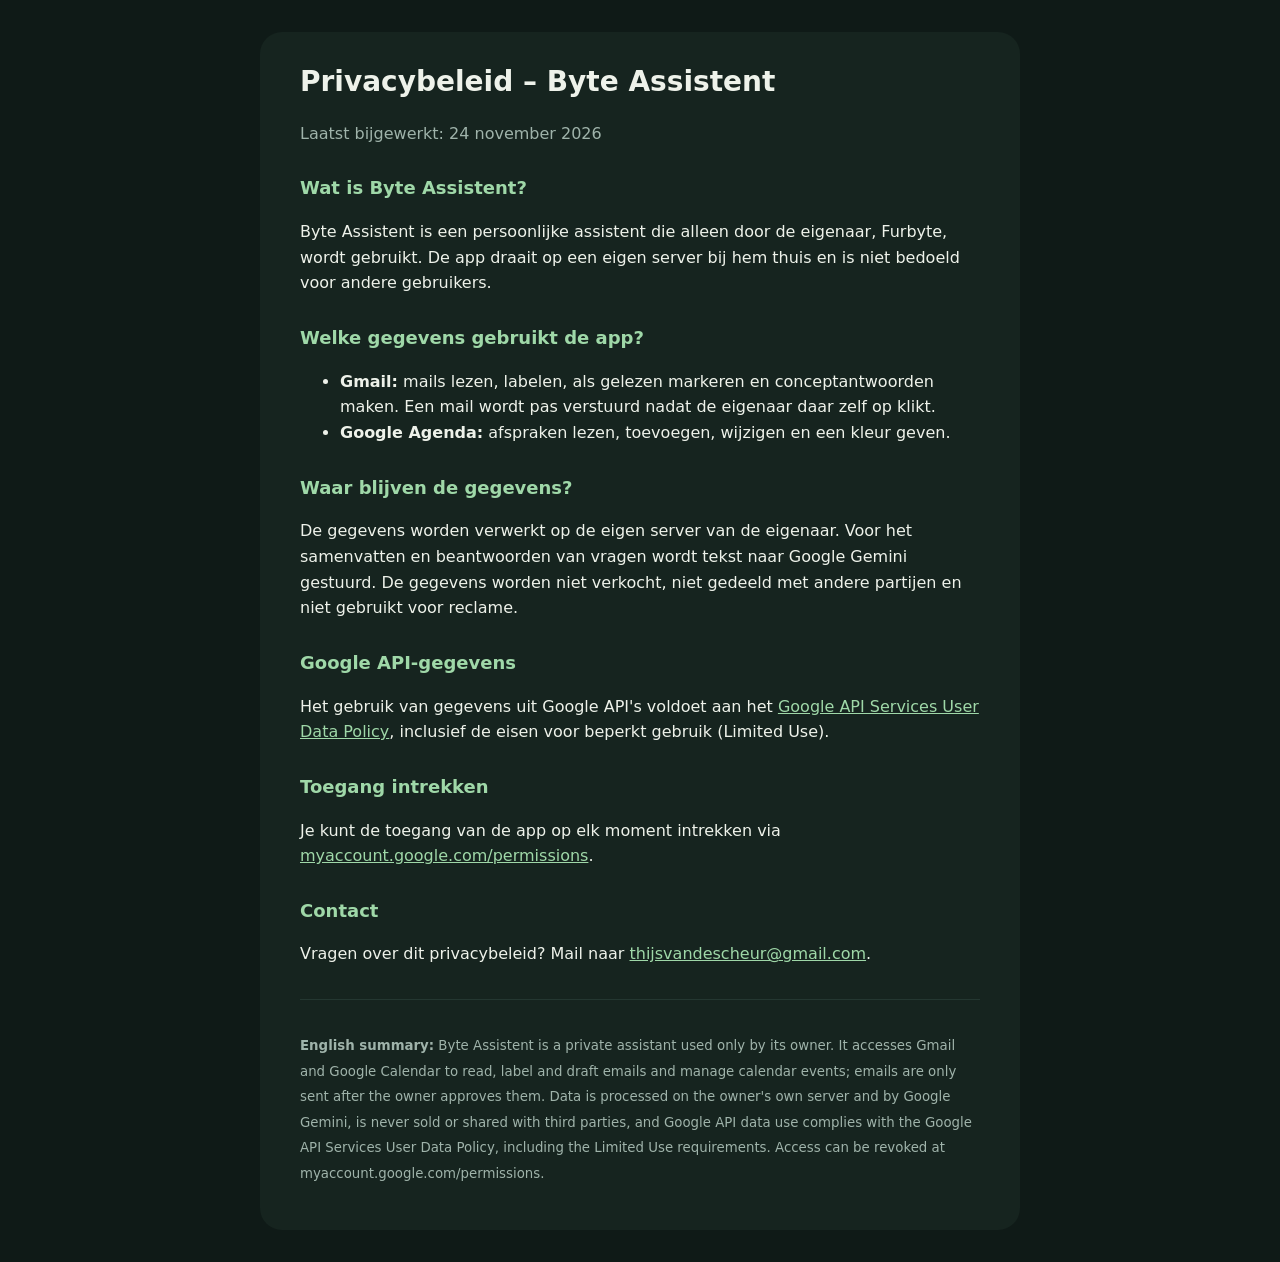
<file: privacy.html>
<!doctype html>
<html lang="nl">
<head>
<meta charset="utf-8">
<meta name="viewport" content="width=device-width, initial-scale=1">
<title>Privacybeleid – Byte Assistent</title>
<style>
  :root { --bg: #0f1a17; --card: #16241f; --ink: #eef2ea; --muted: #9fb3aa; --accent: #9fd8a8; }
  * { box-sizing: border-box; }
  body { margin: 0; background: var(--bg); color: var(--ink); font: 16px/1.6 system-ui, -apple-system, "Segoe UI", Roboto, sans-serif; padding: 32px 16px; }
  main { max-width: 760px; margin: 0 auto; background: var(--card); border-radius: 22px; padding: 28px clamp(18px, 4vw, 40px); }
  h1 { margin: 0 0 4px; font-size: 28px; }
  h2 { margin: 28px 0 6px; font-size: 18px; color: var(--accent); }
  p, li { color: var(--ink); }
  small, .muted { color: var(--muted); }
  a { color: var(--accent); }
  hr { border: 0; border-top: 1px solid #243731; margin: 32px 0; }
</style>
</head>
<body>
<main>
  <h1>Privacybeleid – Byte Assistent</h1>
  <p class="muted">Laatst bijgewerkt: 24 november 2026</p>

  <h2>Wat is Byte Assistent?</h2>
  <p>Byte Assistent is een persoonlijke assistent die alleen door de eigenaar, Furbyte, wordt gebruikt. De app draait op een eigen server bij hem thuis en is niet bedoeld voor andere gebruikers.</p>

  <h2>Welke gegevens gebruikt de app?</h2>
  <ul>
    <li><strong>Gmail:</strong> mails lezen, labelen, als gelezen markeren en conceptantwoorden maken. Een mail wordt pas verstuurd nadat de eigenaar daar zelf op klikt.</li>
    <li><strong>Google Agenda:</strong> afspraken lezen, toevoegen, wijzigen en een kleur geven.</li>
  </ul>

  <h2>Waar blijven de gegevens?</h2>
  <p>De gegevens worden verwerkt op de eigen server van de eigenaar. Voor het samenvatten en beantwoorden van vragen wordt tekst naar Google Gemini gestuurd. De gegevens worden niet verkocht, niet gedeeld met andere partijen en niet gebruikt voor reclame.</p>

  <h2>Google API-gegevens</h2>
  <p>Het gebruik van gegevens uit Google API's voldoet aan het <a href="https://developers.google.com/terms/api-services-user-data-policy" target="_blank" rel="noopener">Google API Services User Data Policy</a>, inclusief de eisen voor beperkt gebruik (Limited Use).</p>

  <h2>Toegang intrekken</h2>
  <p>Je kunt de toegang van de app op elk moment intrekken via <a href="https://myaccount.google.com/permissions" target="_blank" rel="noopener">myaccount.google.com/permissions</a>.</p>

  <h2>Contact</h2>
  <p>Vragen over dit privacybeleid? Mail naar <a href="mailto:thijsvandescheur@gmail.com">thijsvandescheur@gmail.com</a>.</p>

  <hr>
  <p><small><strong>English summary:</strong> Byte Assistent is a private assistant used only by its owner. It accesses Gmail and Google Calendar to read, label and draft emails and manage calendar events; emails are only sent after the owner approves them. Data is processed on the owner's own server and by Google Gemini, is never sold or shared with third parties, and Google API data use complies with the Google API Services User Data Policy, including the Limited Use requirements. Access can be revoked at myaccount.google.com/permissions.</small></p>
</main>
</body>
</html>
</file>
